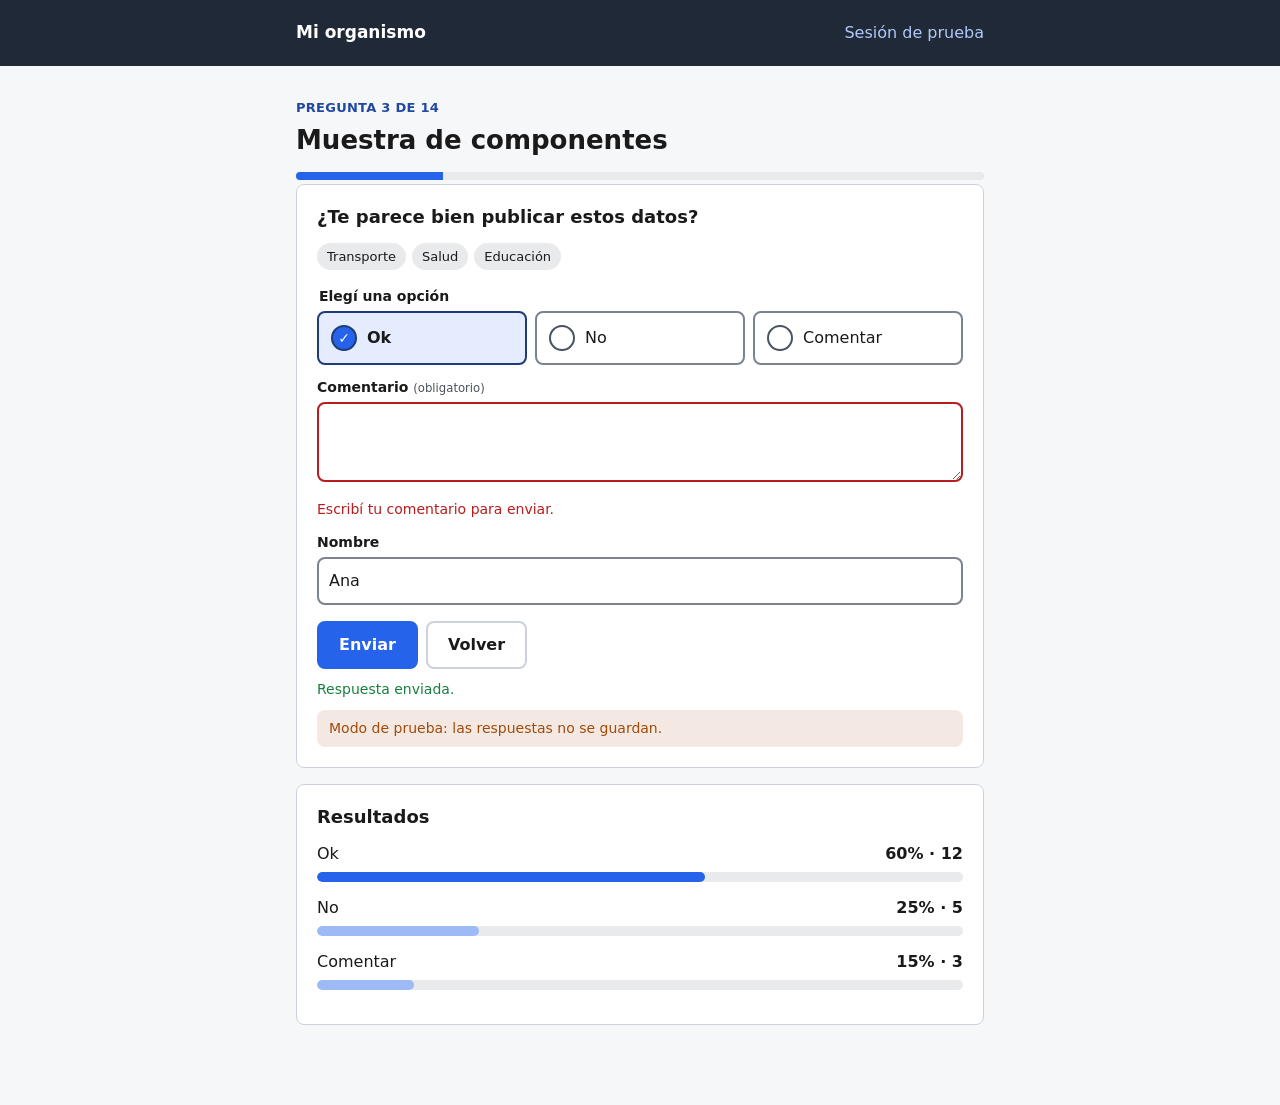
<file: demo/tema.html>
<!doctype html>
<html lang="es">
<head>
<meta charset="utf-8">
<meta name="viewport" content="width=device-width, initial-scale=1">
<title>Muestra de estética</title>
<link rel="stylesheet" href="../css/base.css">
</head>
<body>
<!-- Probar con ?preset=neutro | ?preset=datos-gob-ar, y ?colorPrincipal=%23RRGGBB&colorAcento=%23RRGGBB -->
<header class="encabezado">
  <div class="encabezado__interior">
    <span id="marca" class="encabezado__organismo">Mi organismo</span>
    <span id="evento">Sesión de prueba</span>
  </div>
</header>

<main>
  <p class="eyebrow">Pregunta 3 de 14</p>
  <h1>Muestra de componentes</h1>
  <progress class="progreso" value="3" max="14">3 de 14</progress>

  <section class="tarjeta">
    <h2>¿Te parece bien publicar estos datos?</h2>
    <ul class="etiquetas"><li class="etiqueta">Transporte</li><li class="etiqueta">Salud</li><li class="etiqueta">Educación</li></ul>
    <fieldset class="opciones">
      <legend class="campo">Elegí una opción</legend>
      <label class="opcion"><input type="radio" name="o" checked><span>Ok</span></label>
      <label class="opcion"><input type="radio" name="o"><span>No</span></label>
      <label class="opcion"><input type="radio" name="o"><span>Comentar</span></label>
    </fieldset>
    <label class="campo" for="coment">Comentario <small>(obligatorio)</small></label>
    <textarea id="coment" aria-invalid="true" aria-describedby="coment-error"></textarea>
    <p class="mensaje mensaje--error" id="coment-error">Escribí tu comentario para enviar.</p>
    <label class="campo" for="nombre">Nombre</label>
    <input id="nombre" type="text" value="Ana">
    <p class="acciones">
      <button class="boton" type="button">Enviar</button>
      <button class="boton boton--secundario" type="button">Volver</button>
    </p>
    <p class="mensaje mensaje--exito">Respuesta enviada.</p>
    <p class="mensaje mensaje--aviso">Modo de prueba: las respuestas no se guardan.</p>
  </section>

  <section class="tarjeta">
    <h2>Resultados</h2>
    <div class="barra" style="--valor: 60%"><span>Ok</span><b>60% <span class="suave">· 12</span></b><span class="barra__pista"></span></div>
    <div class="barra barra--secundaria" style="--valor: 25%"><span>No</span><b>25% <span class="suave">· 5</span></b><span class="barra__pista"></span></div>
    <div class="barra barra--secundaria" style="--valor: 15%"><span>Comentar</span><b>15% <span class="suave">· 3</span></b><span class="barra__pista"></span></div>
  </section>
</main>

<script type="module">
import { aplicarTema, resolverEstetica } from '../js/tema.js';
// El editor de admin.html usa esta página como vista previa: le manda la estética con postMessage.
function pintar(estetica) {
  aplicarTema(estetica);
  const e = resolverEstetica(estetica);
  const nombre = e.organismo || 'Mi organismo';
  const marca = e.logo
    ? Object.assign(document.createElement('img'), { className: 'encabezado__logo', src: new URL(e.logo, new URL('../', location.href)).href, alt: nombre })
    : Object.assign(document.createElement('span'), { className: 'encabezado__organismo', textContent: nombre });
  marca.id = 'marca';
  document.getElementById('marca').replaceWith(marca);
  document.getElementById('evento').textContent = e.encabezado || 'Sesión de prueba';
}
const q = new URLSearchParams(location.search);
const color = k => q.get(k) && (q.get(k).startsWith('#') ? q.get(k) : '#' + q.get(k));
pintar({ preset: q.get('preset'), colorPrincipal: color('colorPrincipal'), colorAcento: color('colorAcento') });
addEventListener('message', (ev) => { if (ev.origin === location.origin && ev.source === parent && ev.data?.estetica) pintar(ev.data.estetica); });
</script>
</body>
</html>
</file>
<file: css/base.css>
/* Tokens, layout y componentes compartidos por participar, pantalla y admin.
   Los colores viven SOLO en esta declaración de tokens y en temas/*.css.
   js/tema.js pisa --color-principal, --color-acento, --texto-sobre-*, --fuente y --radio
   según la estética de la sesión; un preset (temas/<nombre>.css) pisa el resto. */

:root {
  /* Paleta (valores del preset neutro; cada preset los redefine) */
  --color-principal: #1F2937;
  --color-acento: #2563EB;
  --color-secundario: var(--color-acento); /* segundo color de marca: rótulos, filete de títulos, barras no líderes */
  --texto-sobre-principal: #FFFFFF;
  --texto-sobre-acento: #FFFFFF;
  --fondo: #F6F7F9;
  --superficie: #FFFFFF;
  --borde: #CDD2DA;
  --borde-campo: #7B8391;  /* bordes de campos y opciones: ≥ 3:1 sobre --superficie y --fondo */
  --texto: #1A1A1A;
  --texto-suave: #4B5260;
  --exito: #15803D;
  --error: #B91C1C;
  --aviso: #A04A0B;

  /* Derivados: se recalculan solos con los colores de arriba */
  --principal-suave: color-mix(in srgb, var(--color-principal) 10%, var(--superficie));
  --pista: var(--principal-suave); /* fondo de barras y progreso; más marcado en el proyector */
  --acento-suave: color-mix(in srgb, var(--color-acento) 12%, var(--superficie));
  --exito-suave: color-mix(in srgb, var(--exito) 10%, var(--superficie));
  --aviso-suave: color-mix(in srgb, var(--aviso) 12%, var(--superficie));
  /* Acento usado como texto sobre fondo claro: oscurecido para que un acento claro (amarillo) siga legible */
  --acento-texto: color-mix(in srgb, var(--color-acento) 45%, var(--texto));
  --secundario-texto: color-mix(in srgb, var(--color-secundario) 65%, var(--texto));
  --barra-secundaria: color-mix(in srgb, var(--color-secundario) 45%, var(--superficie));
  /* Anillo de foco: el acento oscurecido, así un acento claro sigue dando ≥ 3:1 */
  --foco: var(--acento-texto);

  --radio: 8px;
  --fuente: system-ui, sans-serif;
}

/* Vista proyectada: todo está en rem, así escala con el ancho del proyector. */
html.pantalla { font-size: clamp(16px, 1.25vw, 40px); --pista: color-mix(in srgb, var(--color-principal) 15%, var(--superficie)); }

* { box-sizing: border-box; }
body {
  margin: 0; font-family: var(--fuente); color: var(--texto); background: var(--fondo);
  line-height: 1.5;
}
main { max-width: 45rem; margin: 0 auto; padding: 1.5rem 1rem 4rem; }
h1 { font-size: 1.625rem; font-weight: 800; line-height: 1.2; margin: 0 0 .25rem; }
h2 { font-size: 1.125rem; font-weight: 800; line-height: 1.3; margin: 0 0 .875rem; }
:focus-visible { outline: 3px solid var(--foco); outline-offset: 2px; }

/* Encabezado: logo (o nombre del organismo) + texto del evento */
.encabezado { background: var(--color-principal); color: var(--texto-sobre-principal); }
.encabezado__interior {
  max-width: 45rem; margin: 0 auto; padding: 1.25rem 1rem;
  display: flex; justify-content: space-between; align-items: center; gap: .75rem;
}
.encabezado__logo { height: 1.75rem; display: block; }
.encabezado__organismo { font-weight: 800; font-size: 1.0625rem; }
.mosaico { display: none; } /* ponytail: páginas viejas en caché todavía traen el mosaico; borrar más adelante */

/* Botones */
.boton {
  display: inline-flex; align-items: center; justify-content: center; text-decoration: none;
  font: inherit; font-weight: 600; min-height: 44px; padding: .625rem 1.25rem; cursor: pointer;
  background: var(--color-acento); color: var(--texto-sobre-acento);
  border: 2px solid var(--color-acento); border-radius: var(--radio);
}
.boton--secundario { background: var(--superficie); color: var(--texto); border-color: var(--borde); }
.boton:disabled { opacity: .6; cursor: wait; }
.boton--ancho { width: 100%; }
.acciones { display: flex; flex-wrap: wrap; gap: .5rem; margin: 1rem 0 0; }

.tarjeta {
  background: var(--superficie); border: 1px solid var(--borde); border-radius: var(--radio);
  padding: 1.25rem; margin-bottom: 1rem;
}

/* Rótulo chico sobre un título ("Pregunta 3 de 14") */
.eyebrow {
  font-size: .8125rem; font-weight: 600; letter-spacing: .02em; text-transform: uppercase;
  color: var(--secundario-texto); margin: .5rem 0;
}

/* Títulos principales: filete corto en el color secundario */
#app > h1::after, .espera h1::after, .cabeza h1::after, .titulo-grande::after {
  content: ''; display: block; width: 2.5rem; height: .25rem; margin-top: .5rem;
  background: var(--color-secundario); border-radius: calc(var(--radio) * 99);
}
.espera h1::after { margin-inline: auto; }
#evento { color: color-mix(in srgb, var(--color-secundario) 35%, var(--texto-sobre-principal)); }

.etiquetas { display: flex; flex-wrap: wrap; gap: .375rem; list-style: none; padding: 0; margin: 0 0 1rem; }
.etiqueta {
  display: inline-block; background: var(--principal-suave); color: var(--texto);
  border-radius: calc(var(--radio) * 2); padding: .25rem .625rem; font-size: .8125rem; font-weight: 500;
}

/* Opciones de selección única:
   <label class="opcion"><input type="radio" name="…"><span>Texto</span></label> */
.opciones { display: grid; grid-template-columns: repeat(auto-fit, minmax(9.5rem, 1fr)); gap: .5rem; border: 0; padding: 0; margin: 0 0 .75rem; }
.opcion { position: relative; cursor: pointer; }
.opcion input { position: absolute; opacity: 0; }
.opcion span {
  display: flex; gap: .625rem; align-items: center; min-height: 44px; padding: .75rem;
  background: var(--superficie); border: 2px solid var(--borde-campo); border-radius: var(--radio); font-weight: 500;
}
.opcion span::before {
  content: ''; flex: none; display: grid; place-items: center; width: 1.375rem; height: 1.375rem;
  border: 2px solid var(--texto-suave); border-radius: 50%; font-size: .875rem; font-weight: 800; line-height: 1;
}
/* Borde con --acento-texto: un acento claro no puede quedar más tenue que una opción sin elegir */
.opcion input:checked + span { border-color: var(--acento-texto); background: var(--acento-suave); font-weight: 600; }
.opcion input:checked + span::before {
  content: '✓'; background: var(--color-acento); border-color: var(--acento-texto); color: var(--texto-sobre-acento);
}
.opcion input:focus-visible + span { outline: 3px solid var(--foco); outline-offset: 2px; }

/* Campos */
.campo { display: block; font-size: .875rem; font-weight: 600; margin: .75rem 0 .25rem; }
.campo small { font-weight: 400; color: var(--texto-suave); }
/* :where() deja la especificidad en 0 para que [aria-invalid] gane sin !important */
:where(input:not([type=radio]):not([type=checkbox]), textarea, select) {
  width: 100%; min-height: 44px; font: inherit; color: var(--texto); background: var(--superficie);
  border: 2px solid var(--borde-campo); border-radius: var(--radio); padding: .625rem;
}
textarea { min-height: 5rem; resize: vertical; }
[aria-invalid=true] { border-color: var(--error); }

/* Mensajes en línea */
.mensaje { font-size: .875rem; margin: .625rem 0 0; }
.mensaje--error { color: var(--error); }
.mensaje--exito { color: var(--exito); }
.mensaje--aviso { background: var(--aviso-suave); color: var(--aviso); padding: .5rem .75rem; border-radius: var(--radio); }

/* Progreso: <progress class="progreso" value="3" max="14"> */
.progreso {
  appearance: none; width: 100%; height: .5rem; border: 0; border-radius: var(--radio);
  background: var(--pista); overflow: hidden;
}
.progreso::-webkit-progress-bar { background: var(--pista); }
.progreso::-webkit-progress-value { background: var(--color-acento); }
.progreso::-moz-progress-bar { background: var(--color-acento); }

/* Barra de resultado, siempre con número además de color. Texto arriba, barra debajo:
   <div class="barra" style="--valor: 60%"><span>Ok</span><b>60% <span class="suave">· 12</span></b><span class="barra__pista"></span></div> */
.barra { display: grid; grid-template-columns: 1fr auto; gap: .375rem .75rem; align-items: baseline; margin: .875rem 0; }
.barra .barra__pista { grid-column: 1 / -1; }
/* --radio × 99: píldora con esquinas suaves o redondeadas, recta con "rectas" */
.barra__pista { display: block; height: .625rem; background: var(--pista); border-radius: calc(var(--radio) * 99); overflow: hidden; }
.barra__pista::before {
  content: ''; display: block; height: 100%; width: var(--valor, 0%);
  background: var(--color-acento); border-radius: inherit; transition: width .4s;
}
.barra--secundaria .barra__pista::before { background: var(--barra-secundaria); }
.barra b { font-variant-numeric: tabular-nums; }

@media (prefers-reduced-motion: reduce) { .barra__pista::before { transition: none; } }
</file>
